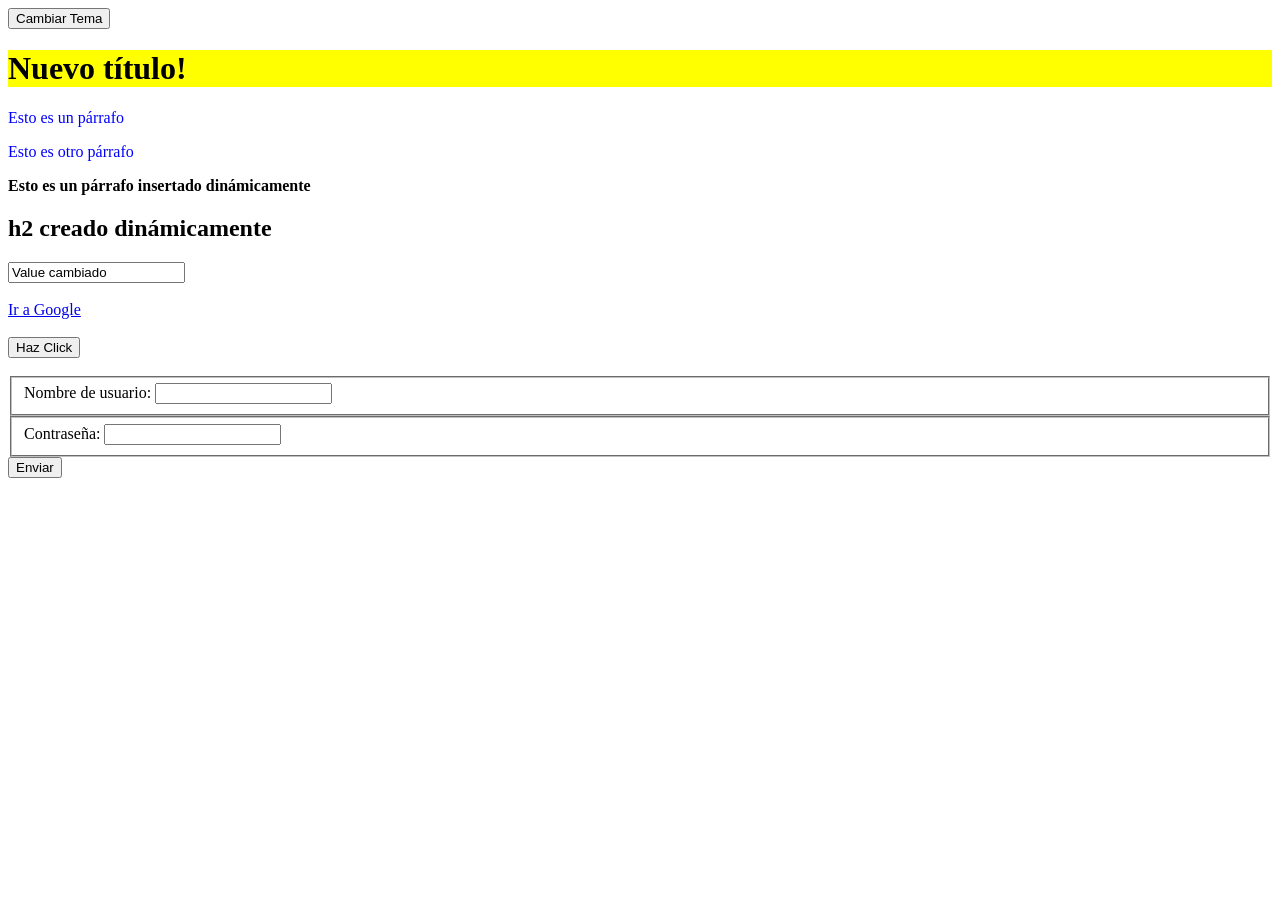
<file: dom.html>
<!DOCTYPE html>
<html lang="en">
<head>
  <meta charset="UTF-8">
  <meta name="viewport" content="width=device-width, initial-scale=1.0">
  <title>Document</title>
  <link rel="stylesheet" href="./dom.css">
  <script defer src="./dom.js"></script>
</head>
<body>
  <button id="btn-dark">Cambiar Tema</button>

  <h1 id="main-title">Este es el título</h1>

  <h2 id="subtitle">Esto es un subtítulo</h2>

  <ul>
    <li class="list-item blue">Elemento 1</li>
    <li class="list-item blue">Elemento 2</li>
    <li class="list-item blue">Elemento 3</li>
  </ul>

  <p>Esto es un párrafo</p>
  <p id="red">Esto es otro párrafo</p>

  <div class="container"></div>

  <input type="text" id="input" value="Hola!">
  <br><br>

  <div>
    <a href="#" id="link">Link</a>
    <br><br>
  </div>

  <button id="btn">Haz Click</button>
  <br><br>

  <form id="form">
    <fieldset>
      <label for="username">Nombre de usuario:</label>
      <input type="text" id="username" name="username">
    </fieldset>
    <fieldset>
      <label for="password">Contraseña:</label>
      <input type="password" id="password" name="password">
    </fieldset>
    <button>Enviar</button>
  </form>
</body>
</html>
</file>
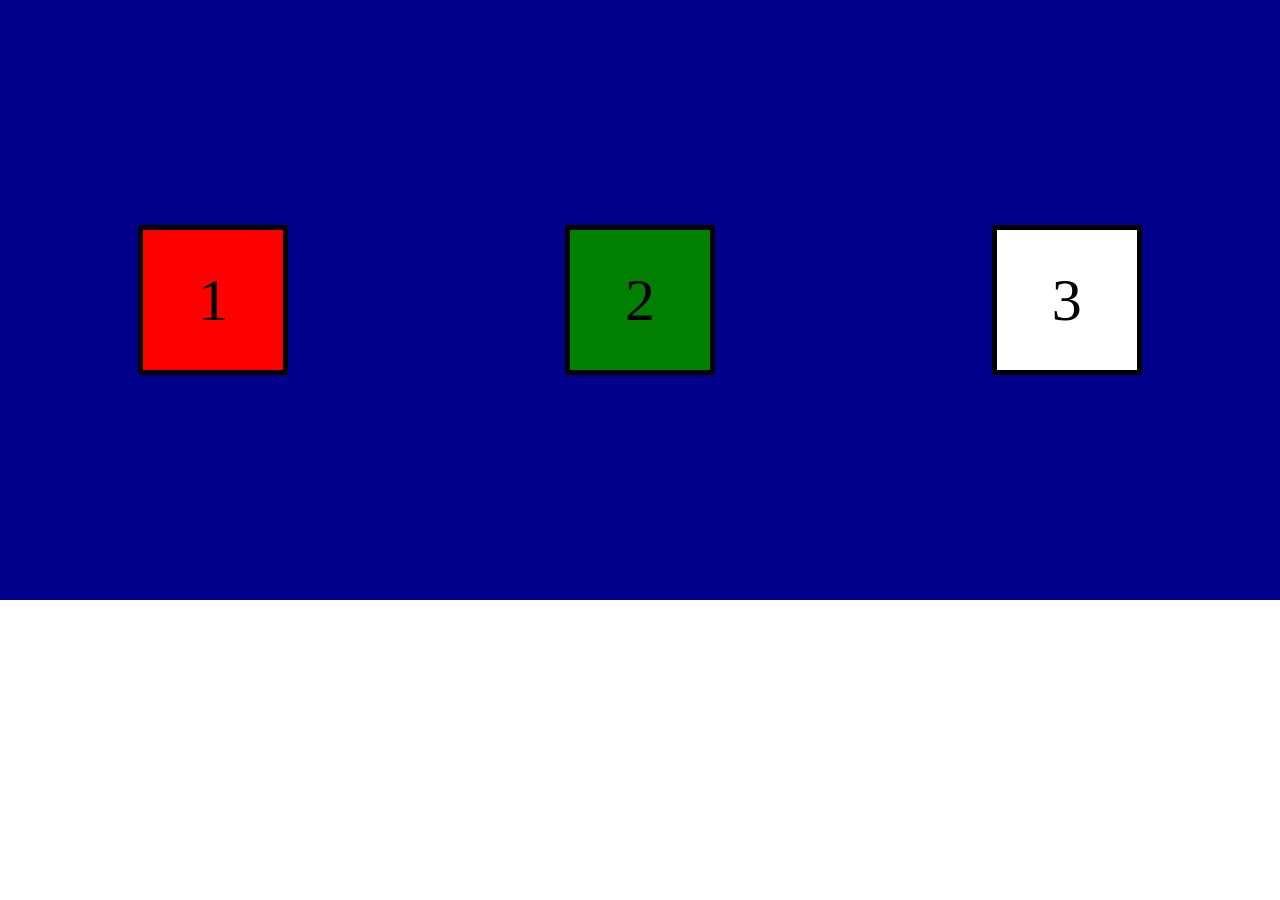
<file: flexbox.html>
<!DOCTYPE html>
<html lang="es">
<meta>
  <meta charset="UTF-8">
  <meta name="viewport" content="width=device-width, initial-scale=1.0">
  <title>Document</title>
  <link rel="stylesheet" href="./flexbox.css">
</head>
<body>
  <div class="container">
    <div class="box box1">
      <p class="text">1</p>
    </div>

    <div class="box box2">
      <p class="text">2</p>
    </div>

    <div class="box box3">
      <p class="text">3</p>
    </div>
  </div>  
</body>
</html>
</file>
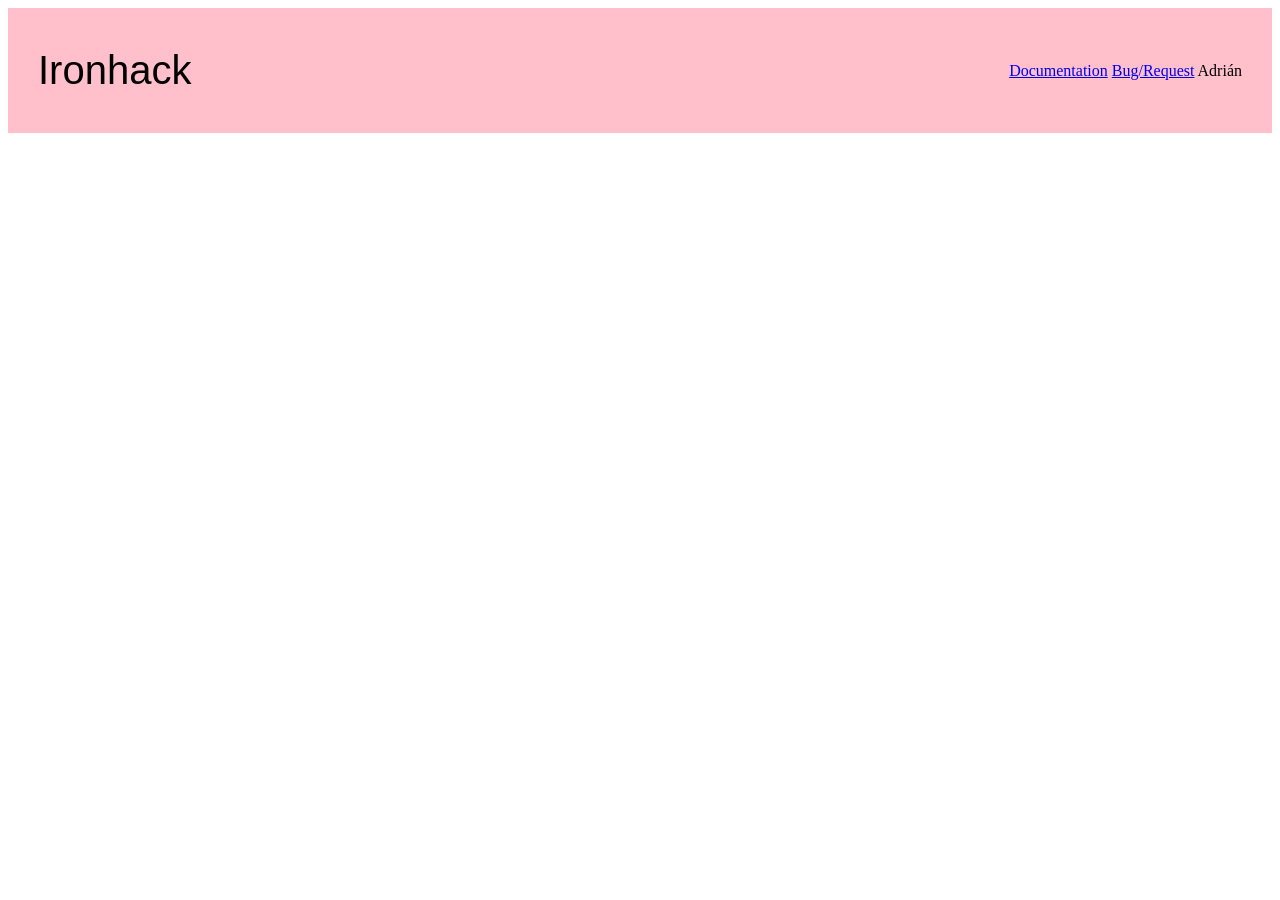
<file: ironhack.html>
<!DOCTYPE html>
<html lang="en">
<head>
  <meta charset="UTF-8">
  <meta name="viewport" content="width=device-width, initial-scale=1.0">
  <title>Document</title>
  <link rel="stylesheet" href="./ironhack.css">
</head>
<body>
  <header>
    <div class="logo">
      <p class="logo-text">Ironhack</p>
    </div>

    <nav class="nav">
      <a href="#">Documentation</a>
      <a href="#">Bug/Request</a>
      <span>Adrián</span>
    </nav>
  </header>

  <main></main>
</body>
</html>
</file>
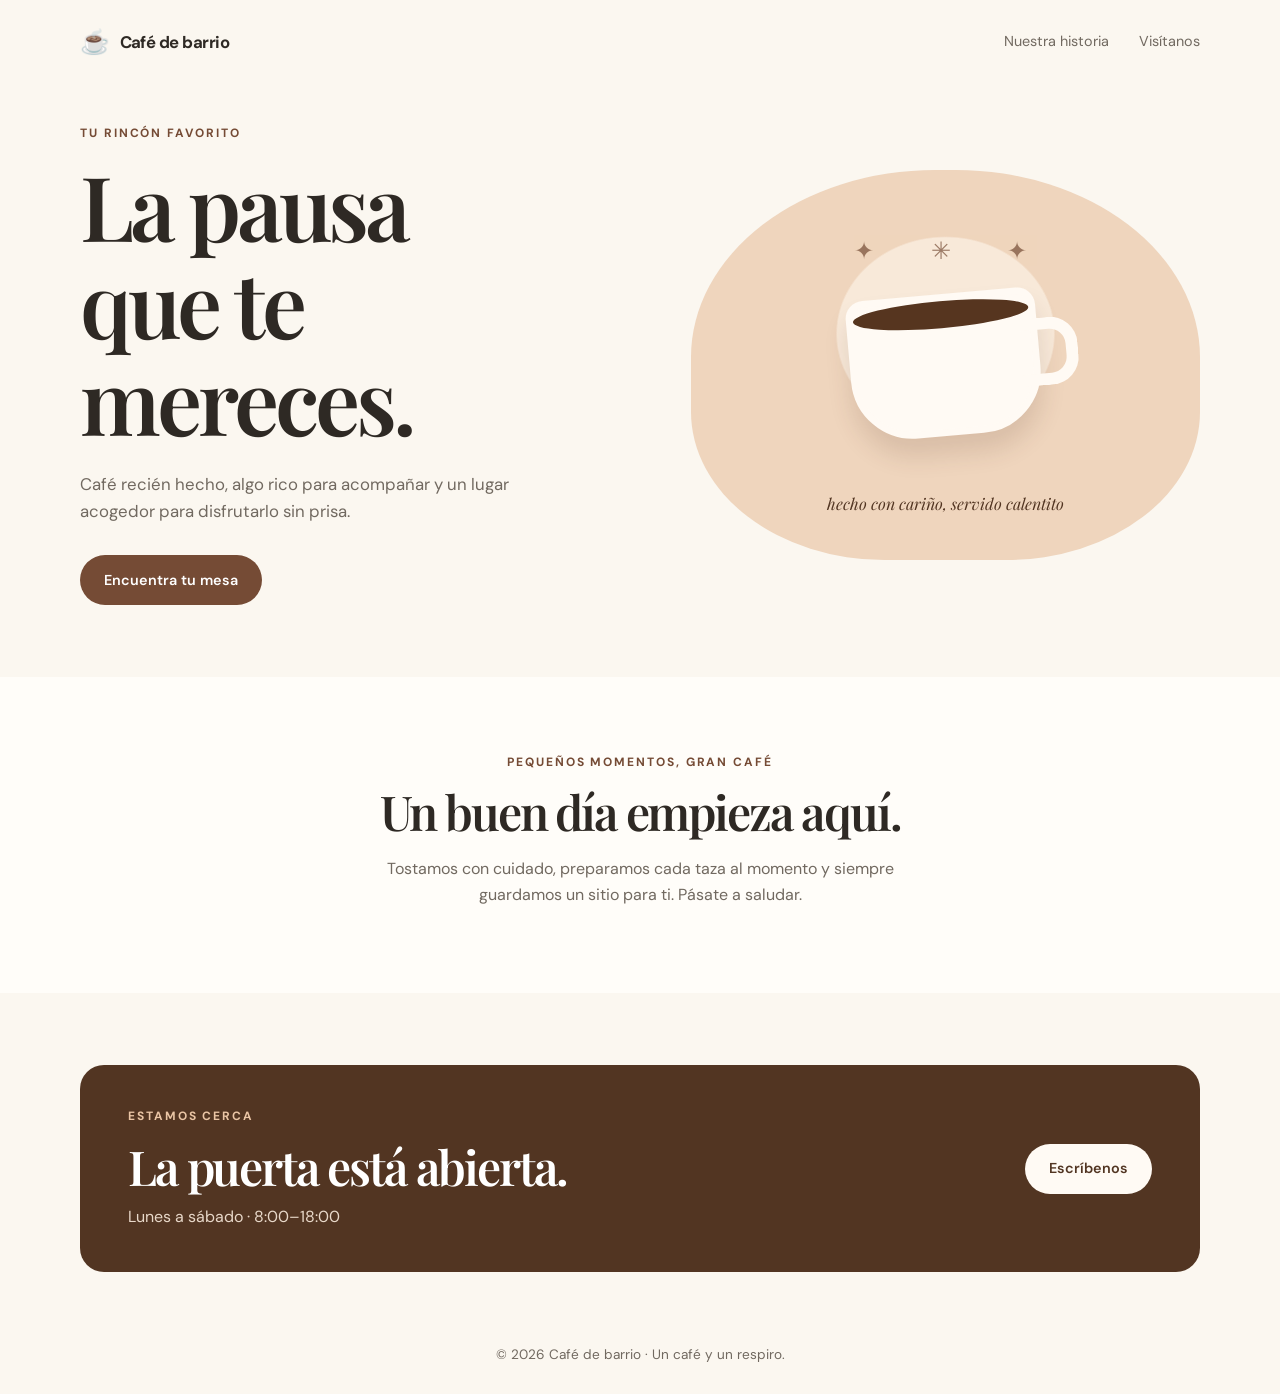
<file: page.html>
<!doctype html>
<html lang="es">
  <head>
    <meta charset="UTF-8" />
    <meta name="viewport" content="width=device-width, initial-scale=1.0" />
    <meta
      name="description"
      content="Una pequeña pausa para disfrutar de un buen café."
    />
    <title>La pausa perfecta | Café de barrio</title>
    <link rel="stylesheet" href="./page.css" />
  </head>
  <body>
    <header class="site-header">
      <a class="brand" href="#" aria-label="Café de barrio, inicio">
        <span class="brand-icon" aria-hidden="true">☕</span>
        <span>Café de barrio</span>
      </a>
      <nav aria-label="Navegación principal">
        <a href="#historia">Nuestra historia</a>
        <a href="#visitanos">Visítanos</a>
      </nav>
    </header>

    <main>
      <section class="hero" aria-labelledby="hero-title">
        <div class="hero-content">
          <p class="eyebrow">Tu rincón favorito</p>
          <h1 id="hero-title">La pausa<br />que te mereces.</h1>
          <p class="hero-description">
            Café recién hecho, algo rico para acompañar y un lugar acogedor para
            disfrutarlo sin prisa.
          </p>
          <a class="button" href="#visitanos">Encuentra tu mesa</a>
        </div>
        <div class="coffee-art" role="img" aria-label="Ilustración de una taza de café">
          <div class="coffee-beans" aria-hidden="true">✦ &nbsp; ✳ &nbsp; ✦</div>
          <div class="cup" aria-hidden="true">
            <span class="coffee"></span>
            <span class="cup-handle"></span>
          </div>
          <p class="art-caption">hecho con cariño, servido calentito</p>
        </div>
      </section>

      <section class="story" id="historia">
        <p class="eyebrow">Pequeños momentos, gran café</p>
        <h2>Un buen día empieza aquí.</h2>
        <p>
          Tostamos con cuidado, preparamos cada taza al momento y siempre
          guardamos un sitio para ti. Pásate a saludar.
        </p>
      </section>

      <section class="visit-card" id="visitanos">
        <div>
          <p class="eyebrow">Estamos cerca</p>
          <h2>La puerta está abierta.</h2>
          <p>Lunes a sábado · 8:00–18:00</p>
        </div>
        <a class="button button-light" href="mailto:hola@cafedebarrio.example">
          Escríbenos
        </a>
      </section>
    </main>

    <footer>
      <p>© 2026 Café de barrio <span aria-hidden="true">·</span> Un café y un respiro.</p>
    </footer>
  </body>
</html>
</file>
<file: dom.css>
.dark {
  background-color: black;
  color: white;
}

.blue {
  color: blue;
}
</file>
<file: flexbox.css>
* {
  box-sizing: border-box;
}

body {
  margin: 0;
}

.container {
  height: 600px;
  background-color: darkblue;
  /* padding: 30px; */
  display: flex;
  justify-content: space-around;
  align-items: center;

  .box {
    width: 150px;
    height: 150px;
    border: 5px solid black;
    padding: 20px;
    /* border-radius: 40px; */
    display: flex;
    justify-content: center;
    align-items: center;


    .text {
      font-size: 60px;
      margin: 0;
    }
  }

  .box1 {
    background-color: red;
  }

  .box2 {
    background-color: green;
  }

  .box3 {
    background-color: white;
  }
}
</file>
<file: ironhack.css>
header {
  background-color: pink;
  display: flex;
  justify-content: space-between;
  align-items: center;
  padding-left: 30px;
  padding-right: 30px;

  .logo-text {
    font-size: 40px;
    font-family: 'Gill Sans', 'Gill Sans MT', Calibri, 'Trebuchet MS', sans-serif;
  }
}
</file>
<file: page.css>
@import url("https://fonts.googleapis.com/css2?family=DM+Sans:wght@400;500;600;700&family=Playfair+Display:wght@600;700&display=swap");

:root {
  color-scheme: light;
  --ink: #2e2924;
  --muted: #716960;
  --cream: #fbf7f0;
  --coffee: #754b35;
  --coffee-dark: #523522;
  --peach: #efd5bd;
}

* {
  box-sizing: border-box;
}

html {
  scroll-behavior: smooth;
}

body {
  margin: 0;
  background: var(--cream);
  color: var(--ink);
  font-family: "DM Sans", sans-serif;
  line-height: 1.6;
}

a {
  color: inherit;
  text-decoration: none;
}

.site-header {
  width: min(1120px, calc(100% - 48px));
  min-height: 84px;
  margin: 0 auto;
  display: flex;
  align-items: center;
  justify-content: space-between;
  gap: 24px;
}

.brand {
  display: inline-flex;
  align-items: center;
  gap: 10px;
  font-size: 1.05rem;
  font-weight: 700;
  letter-spacing: -0.03em;
}

.brand-icon {
  font-size: 1.5rem;
}

nav {
  display: flex;
  gap: 30px;
  color: var(--muted);
  font-size: 0.9rem;
}

nav a:hover {
  color: var(--coffee);
}

.hero {
  width: min(1120px, calc(100% - 48px));
  min-height: 560px;
  margin: 0 auto;
  display: grid;
  grid-template-columns: 1.05fr 0.95fr;
  align-items: center;
  gap: 48px;
  padding: 40px 0 72px;
}

.hero-content {
  max-width: 510px;
}

.eyebrow {
  margin: 0 0 14px;
  color: var(--coffee);
  font-size: 0.75rem;
  font-weight: 700;
  letter-spacing: 0.16em;
  text-transform: uppercase;
}

h1,
h2 {
  margin: 0;
  font-family: "Playfair Display", Georgia, serif;
  font-weight: 600;
  letter-spacing: -0.045em;
  line-height: 1.08;
}

h1 {
  font-size: clamp(3.4rem, 7vw, 5.7rem);
}

.hero-description {
  max-width: 430px;
  margin: 24px 0 30px;
  color: var(--muted);
  font-size: 1.05rem;
}

.button {
  min-height: 50px;
  display: inline-flex;
  align-items: center;
  justify-content: center;
  padding: 0 24px;
  border-radius: 999px;
  background: var(--coffee);
  color: white;
  font-size: 0.9rem;
  font-weight: 600;
  transition: background-color 160ms ease, transform 160ms ease;
}

.button:hover {
  transform: translateY(-2px);
  background: var(--coffee-dark);
}

.coffee-art {
  min-height: 390px;
  position: relative;
  display: flex;
  flex-direction: column;
  align-items: center;
  justify-content: center;
  overflow: hidden;
  border-radius: 48% 48% 38% 38%;
  background:
    radial-gradient(ellipse at 50% 42%, #f8e9d9 0 30%, transparent 30.5%),
    var(--peach);
}

.coffee-beans {
  position: absolute;
  top: 16%;
  color: var(--coffee);
  font-size: 1.5rem;
  letter-spacing: 0.6rem;
  opacity: 0.7;
}

.cup {
  width: 190px;
  height: 142px;
  position: relative;
  z-index: 1;
  border: 7px solid #fffaf4;
  border-radius: 18px 18px 62px 62px;
  background: #fffaf4;
  box-shadow: 0 18px 24px rgb(82 53 34 / 14%);
  transform: rotate(-5deg);
}

.coffee {
  position: absolute;
  inset: 0 0 auto;
  height: 27px;
  border-radius: 50%;
  background: #56351f;
}

.cup-handle {
  width: 58px;
  height: 68px;
  position: absolute;
  top: 25px;
  right: -46px;
  border: 12px solid #fffaf4;
  border-left: 0;
  border-radius: 0 28px 28px 0;
}

.art-caption {
  position: absolute;
  bottom: 11%;
  margin: 0;
  color: var(--coffee-dark);
  font-family: "Playfair Display", Georgia, serif;
  font-size: 1rem;
  font-style: italic;
}

.story {
  padding: 76px 24px 86px;
  background: #fffdf9;
  text-align: center;
}

.story h2,
.visit-card h2 {
  font-size: clamp(2rem, 4vw, 3rem);
}

.story > p:last-child {
  max-width: 550px;
  margin: 18px auto 0;
  color: var(--muted);
}

.visit-card {
  width: min(1120px, calc(100% - 48px));
  margin: 72px auto;
  padding: 42px 48px;
  display: flex;
  align-items: center;
  justify-content: space-between;
  gap: 28px;
  border-radius: 24px;
  background: var(--coffee-dark);
  color: white;
}

.visit-card .eyebrow {
  color: #eac5a5;
}

.visit-card p:last-child {
  margin: 12px 0 0;
  color: #e8d8c9;
}

.button-light {
  flex-shrink: 0;
  background: #fffaf4;
  color: var(--coffee-dark);
}

.button-light:hover {
  background: #f2e4d5;
}

footer {
  padding: 0 24px 28px;
  color: var(--muted);
  font-size: 0.85rem;
  text-align: center;
}

footer p {
  margin: 0;
}

@media (max-width: 700px) {
  .site-header {
    min-height: 72px;
  }

  nav {
    gap: 16px;
    font-size: 0.8rem;
  }

  .hero {
    grid-template-columns: 1fr;
    gap: 38px;
    padding: 48px 0 60px;
  }

  .coffee-art {
    width: min(100%, 440px);
    min-height: 340px;
    justify-self: center;
  }

  .visit-card {
    margin: 48px auto;
    padding: 34px 28px;
    align-items: flex-start;
    flex-direction: column;
  }
}

@media (max-width: 420px) {
  .site-header,
  .hero,
  .visit-card {
    width: min(100% - 32px, 1120px);
  }

  .brand {
    font-size: 0.92rem;
  }

  nav {
    gap: 12px;
  }
}
</file>
